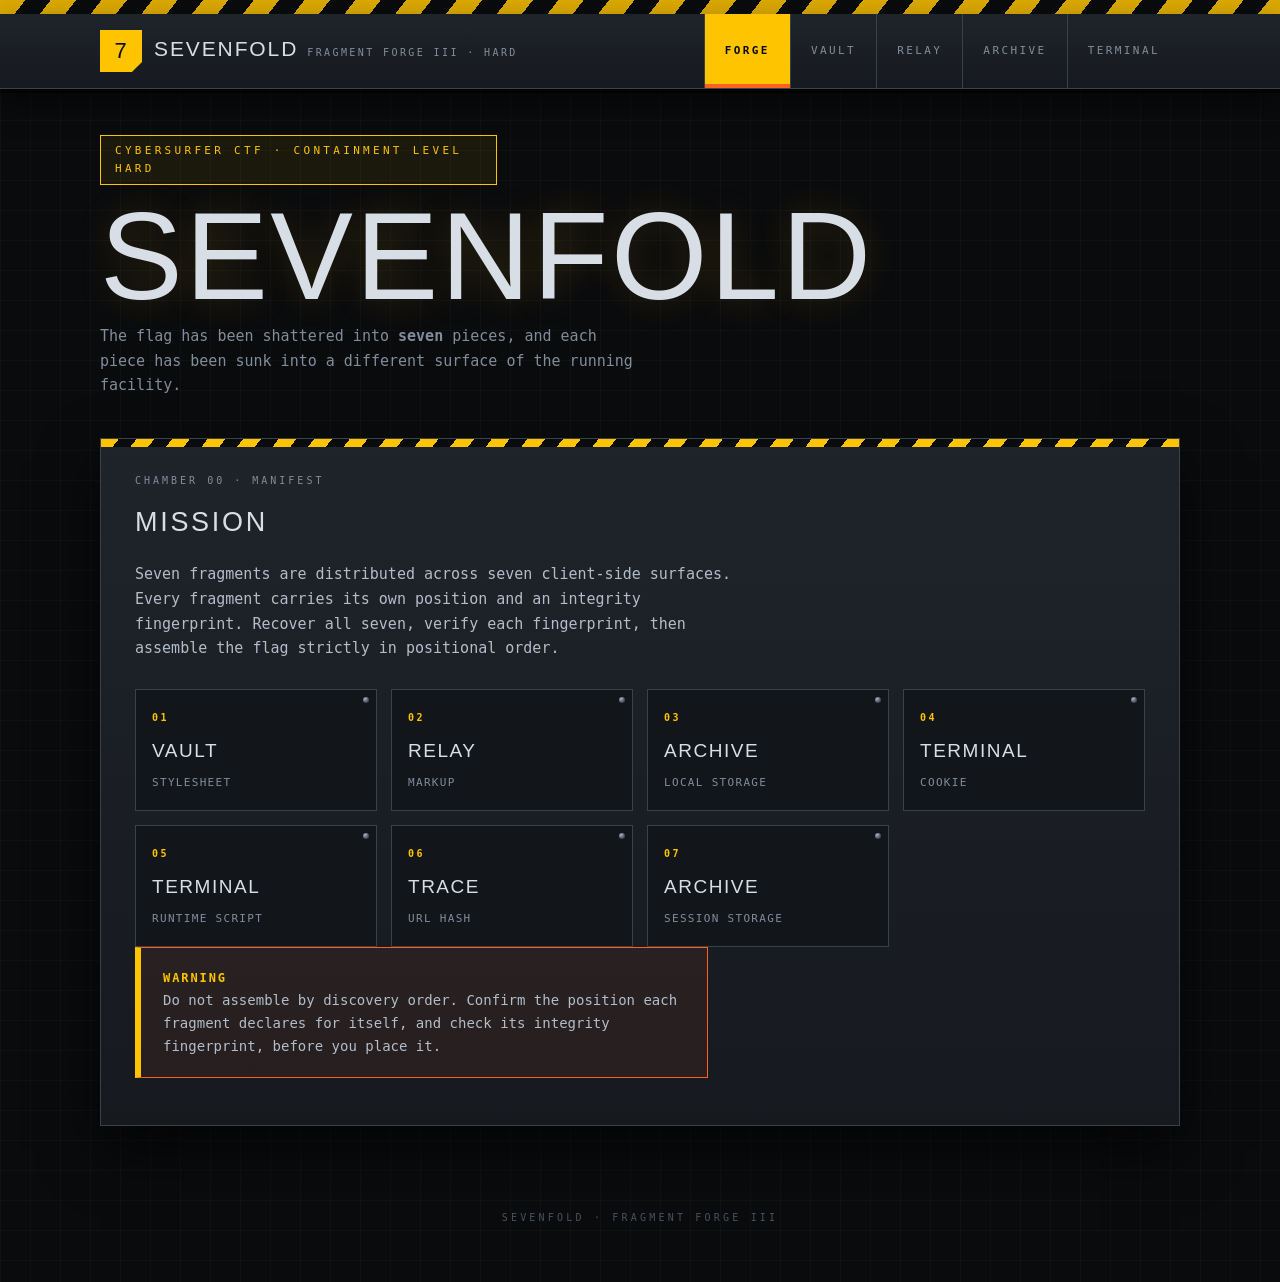
<file: index.html>
<!DOCTYPE html>
<html lang="en">
<head>
<meta charset="UTF-8">
<meta name="viewport" content="width=device-width,initial-scale=1">
<title>FRAGMENT FORGE III // SEVENFOLD</title>
<meta name="description" content="Fragment Forge III. Seven ordered fragments across seven client-side surfaces.">
<link rel="stylesheet" href="assets/forge.css">
</head>
<body>
<div class="tape" aria-hidden="true"></div>

<header class="deck">
  <div class="deck-inner">
    <div class="unit">
      <span class="unit-badge" aria-hidden="true">7</span>
      <span>
        <span class="unit-name">Sevenfold</span>
        <span class="unit-sub">Fragment Forge III &middot; Hard</span>
      </span>
    </div>
    <nav class="tabs" aria-label="Facility sections">
      <a class="on" href="index.html">Forge</a>
      <a href="vault.html">Vault</a>
      <a href="relay.html">Relay</a>
      <a href="archive.html">Archive</a>
      <a href="terminal.html">Terminal</a>
    </nav>
  </div>
</header>

<main>
  <section class="hero">
    <p class="siren">Cybersurfer CTF &middot; Containment Level Hard</p>
    <h1>Sevenfold</h1>
    <p>The flag has been shattered into <b>seven</b> pieces, and each piece has been sunk into a different surface of the running facility.</p>
  </section>

  <section class="chamber">
    <span class="stencil-label">Chamber 00 &middot; Manifest</span>
    <h2>Mission</h2>
    <p>
      Seven fragments are distributed across seven client-side surfaces. Every
      fragment carries its own position and an integrity fingerprint. Recover
      all seven, verify each fingerprint, then assemble the flag strictly in
      positional order.
    </p>

    <ul class="rivets">
      <li><b>01</b><h4>Vault</h4><span>Stylesheet</span></li>
      <li><b>02</b><h4>Relay</h4><span>Markup</span></li>
      <li><b>03</b><h4>Archive</h4><span>Local storage</span></li>
      <li><b>04</b><h4>Terminal</h4><span>Cookie</span></li>
      <li><b>05</b><h4>Terminal</h4><span>Runtime script</span></li>
      <li><b>06</b><h4>Trace</h4><span>URL hash</span></li>
      <li><b>07</b><h4>Archive</h4><span>Session storage</span></li>
    </ul>

    <p class="caution">
      <b>Warning</b><br>
      Do not assemble by discovery order. Confirm the position each fragment
      declares for itself, and check its integrity fingerprint, before you
      place it.
    </p>
  </section>
</main>

<footer>Sevenfold &middot; Fragment Forge III</footer>
</body>
</html>
</file>
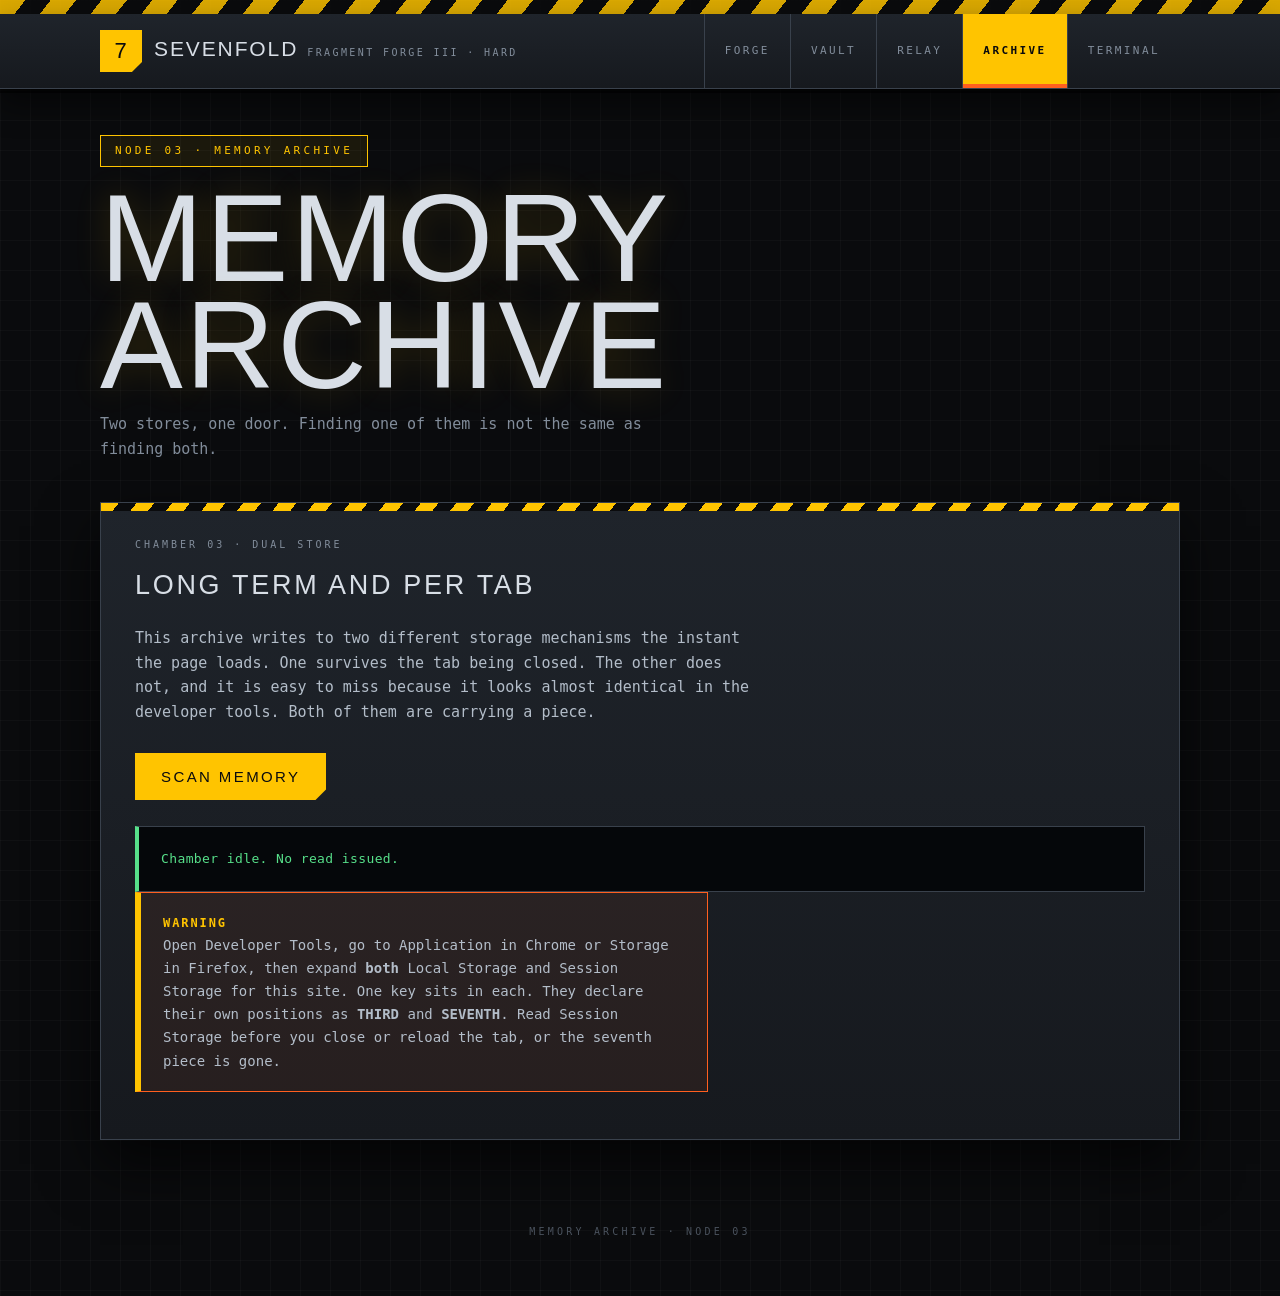
<file: archive.html>
<!DOCTYPE html>
<html lang="en">
<head>
<meta charset="UTF-8">
<meta name="viewport" content="width=device-width,initial-scale=1">
<title>Sevenfold // Memory Archive</title>
<meta name="description" content="Fragment Forge III, Node 03. Long term and per tab storage.">
<link rel="stylesheet" href="assets/forge.css">
</head>
<body>
<div class="tape" aria-hidden="true"></div>

<header class="deck">
  <div class="deck-inner">
    <div class="unit">
      <span class="unit-badge" aria-hidden="true">7</span>
      <span>
        <span class="unit-name">Sevenfold</span>
        <span class="unit-sub">Fragment Forge III &middot; Hard</span>
      </span>
    </div>
    <nav class="tabs" aria-label="Facility sections">
      <a href="index.html">Forge</a>
      <a href="vault.html">Vault</a>
      <a href="relay.html">Relay</a>
      <a class="on" href="archive.html">Archive</a>
      <a href="terminal.html">Terminal</a>
    </nav>
  </div>
</header>

<main>
  <section class="hero">
    <p class="siren">Node 03 &middot; Memory Archive</p>
    <h1>Memory Archive</h1>
    <p>Two stores, one door. Finding one of them is not the same as finding both.</p>
  </section>

  <section class="chamber">
    <span class="stencil-label">Chamber 03 &middot; Dual store</span>
    <h2>Long Term And Per Tab</h2>
    <p>
      This archive writes to two different storage mechanisms the instant the
      page loads. One survives the tab being closed. The other does not, and it
      is easy to miss because it looks almost identical in the developer
      tools. Both of them are carrying a piece.
    </p>

    <div class="deploy">
      <button class="btn" type="button" data-action="scan">Scan Memory</button>
    </div>

    <div class="slab" id="out">Chamber idle. No read issued.</div>

    <p class="caution">
      <b>Warning</b><br>
      Open Developer Tools, go to Application in Chrome or Storage in Firefox,
      then expand <strong>both</strong> Local Storage and Session Storage for
      this site. One key sits in each. They declare their own positions as
      <strong>THIRD</strong> and <strong>SEVENTH</strong>. Read Session Storage
      before you close or reload the tab, or the seventh piece is gone.
    </p>
  </section>
</main>

<footer>Memory Archive &middot; Node 03</footer>

<script src="assets/archive.js"></script>
</body>
</html>
</file>
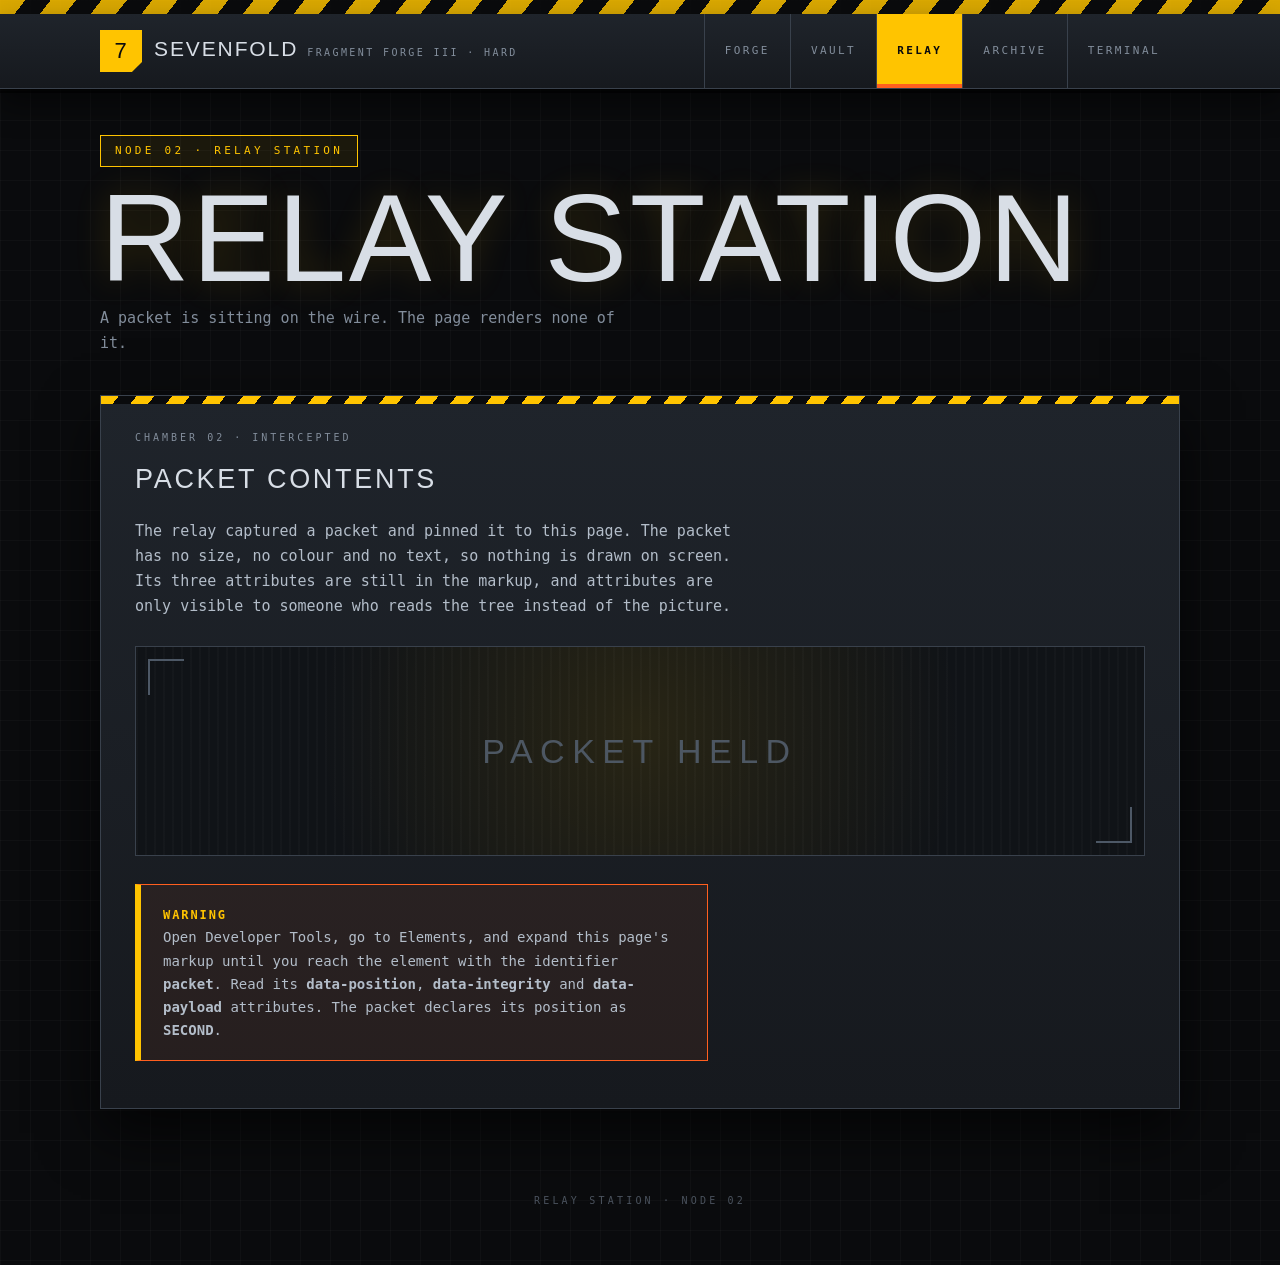
<file: relay.html>
<!DOCTYPE html>
<html lang="en">
<head>
<meta charset="UTF-8">
<meta name="viewport" content="width=device-width,initial-scale=1">
<title>Sevenfold // Relay Station</title>
<meta name="description" content="Fragment Forge III, Node 02. The relay packet.">
<link rel="stylesheet" href="assets/forge.css">
</head>
<body>
<div class="tape" aria-hidden="true"></div>

<header class="deck">
  <div class="deck-inner">
    <div class="unit">
      <span class="unit-badge" aria-hidden="true">7</span>
      <span>
        <span class="unit-name">Sevenfold</span>
        <span class="unit-sub">Fragment Forge III &middot; Hard</span>
      </span>
    </div>
    <nav class="tabs" aria-label="Facility sections">
      <a href="index.html">Forge</a>
      <a href="vault.html">Vault</a>
      <a class="on" href="relay.html">Relay</a>
      <a href="archive.html">Archive</a>
      <a href="terminal.html">Terminal</a>
    </nav>
  </div>
</header>

<main>
  <section class="hero">
    <p class="siren">Node 02 &middot; Relay Station</p>
    <h1>Relay Station</h1>
    <p>A packet is sitting on the wire. The page renders none of it.</p>
  </section>

  <section class="chamber">
    <span class="stencil-label">Chamber 02 &middot; Intercepted</span>
    <h2>Packet Contents</h2>
    <p>
      The relay captured a packet and pinned it to this page. The packet has no
      size, no colour and no text, so nothing is drawn on screen. Its three
      attributes are still in the markup, and attributes are only visible to
      someone who reads the tree instead of the picture.
    </p>

    <div class="crate"><em>Packet Held</em></div>

    <div id="packet"
         data-position="SECOND"
         data-integrity="fe68e67635"
         data-payload="aDRyZF9tMGQzXw=="></div>

    <p class="caution">
      <b>Warning</b><br>
      Open Developer Tools, go to Elements, and expand this page's markup until
      you reach the element with the identifier <strong>packet</strong>. Read
      its <strong>data-position</strong>, <strong>data-integrity</strong> and
      <strong>data-payload</strong> attributes. The packet declares its
      position as <strong>SECOND</strong>.
    </p>
  </section>
</main>

<footer>Relay Station &middot; Node 02</footer>

<script src="assets/vault.js"></script>
</body>
</html>
</file>
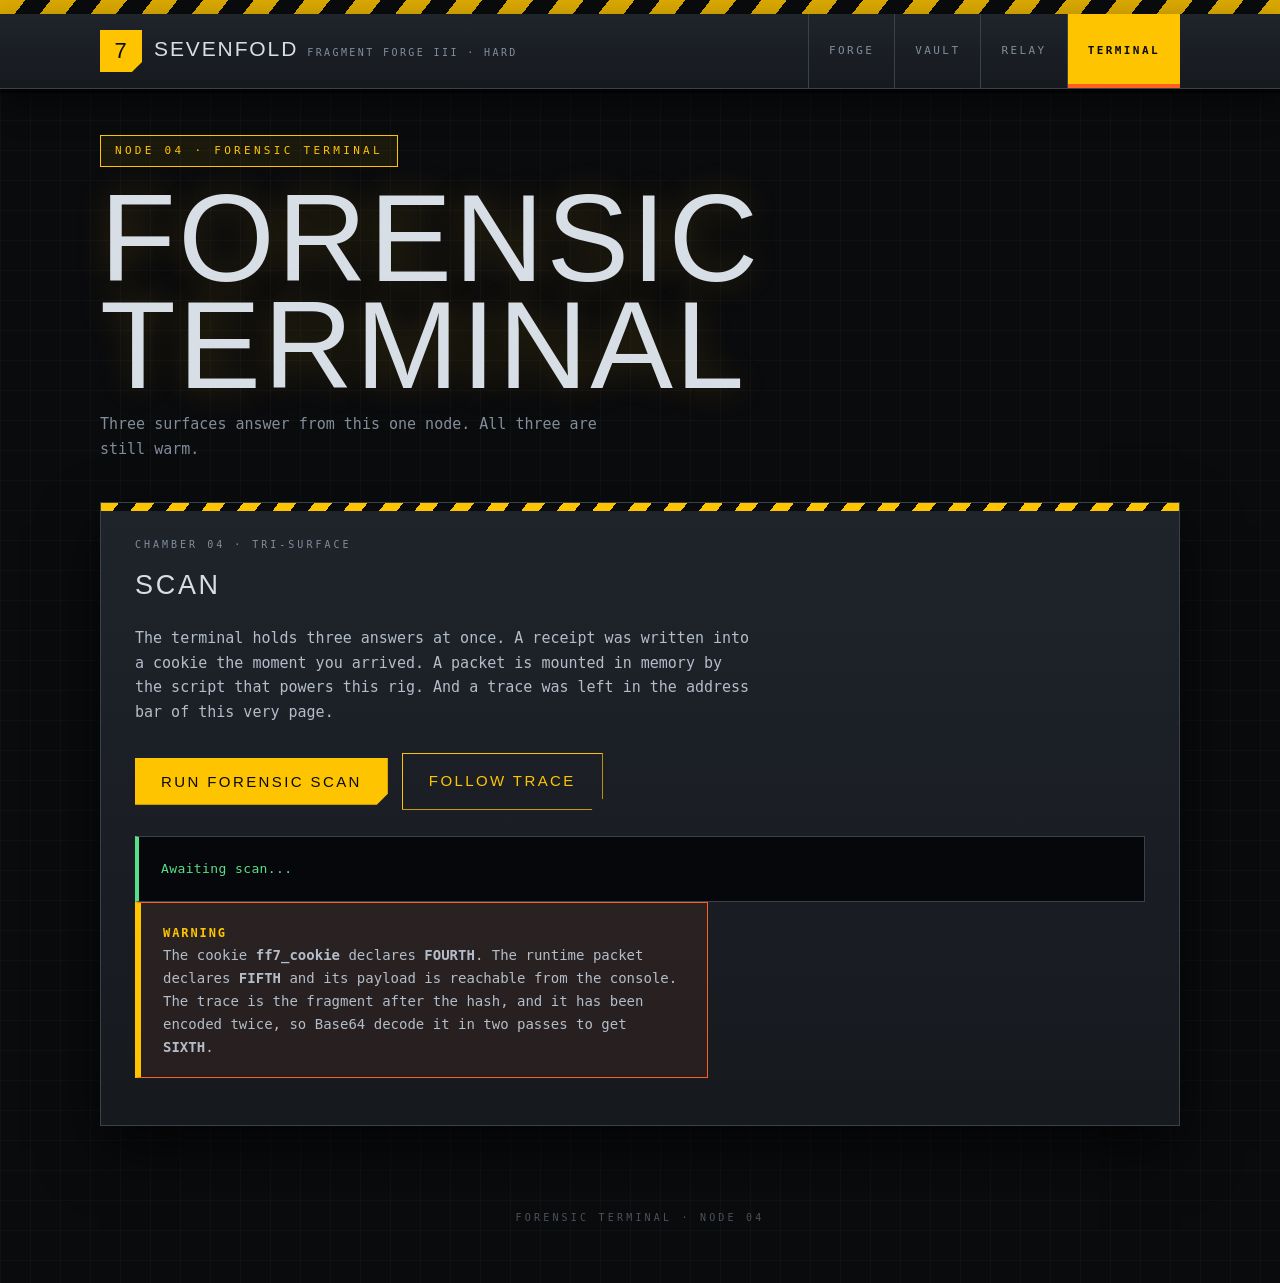
<file: terminal.html>
<!DOCTYPE html>
<html lang="en">
<head>
<meta charset="UTF-8">
<meta name="viewport" content="width=device-width,initial-scale=1">
<title>Sevenfold // Forensic Terminal</title>
<meta name="description" content="Fragment Forge III, Node 04. Cookie, runtime packet and URL trace.">
<link rel="stylesheet" href="assets/forge.css">
</head>
<body>
<div class="tape" aria-hidden="true"></div>

<header class="deck">
  <div class="deck-inner">
    <div class="unit">
      <span class="unit-badge" aria-hidden="true">7</span>
      <span>
        <span class="unit-name">Sevenfold</span>
        <span class="unit-sub">Fragment Forge III &middot; Hard</span>
      </span>
    </div>
    <nav class="tabs" aria-label="Facility sections">
      <a href="index.html">Forge</a>
      <a href="vault.html">Vault</a>
      <a href="relay.html">Relay</a>
      <a class="on" href="terminal.html">Terminal</a>
    </nav>
  </div>
</header>

<main>
  <section class="hero">
    <p class="siren">Node 04 &middot; Forensic Terminal</p>
    <h1>Forensic Terminal</h1>
    <p>Three surfaces answer from this one node. All three are still warm.</p>
  </section>

  <section class="chamber">
    <span class="stencil-label">Chamber 04 &middot; Tri-surface</span>
    <h2>Scan</h2>
    <p>
      The terminal holds three answers at once. A receipt was written into a
      cookie the moment you arrived. A packet is mounted in memory by the
      script that powers this rig. And a trace was left in the address bar of
      this very page.
    </p>

    <div class="deploy">
      <button class="btn" type="button" data-action="scan">Run Forensic Scan</button>
      <a class="btn ghost" href="terminal.html#WmpCeU0yNXpNV05m">Follow Trace</a>
    </div>

    <div class="slab" id="out">Awaiting scan...</div>

    <p class="caution">
      <b>Warning</b><br>
      The cookie <strong>ff7_cookie</strong> declares <strong>FOURTH</strong>.
      The runtime packet declares <strong>FIFTH</strong> and its payload is
      reachable from the console. The trace is the fragment after the hash, and
      it has been encoded twice, so Base64 decode it in two passes to get
      <strong>SIXTH</strong>.
    </p>
  </section>
</main>

<footer>Forensic Terminal &middot; Node 04</footer>

<script src="assets/runtime.js"></script>
<script src="assets/terminal.js"></script>
</body>
</html>
</file>
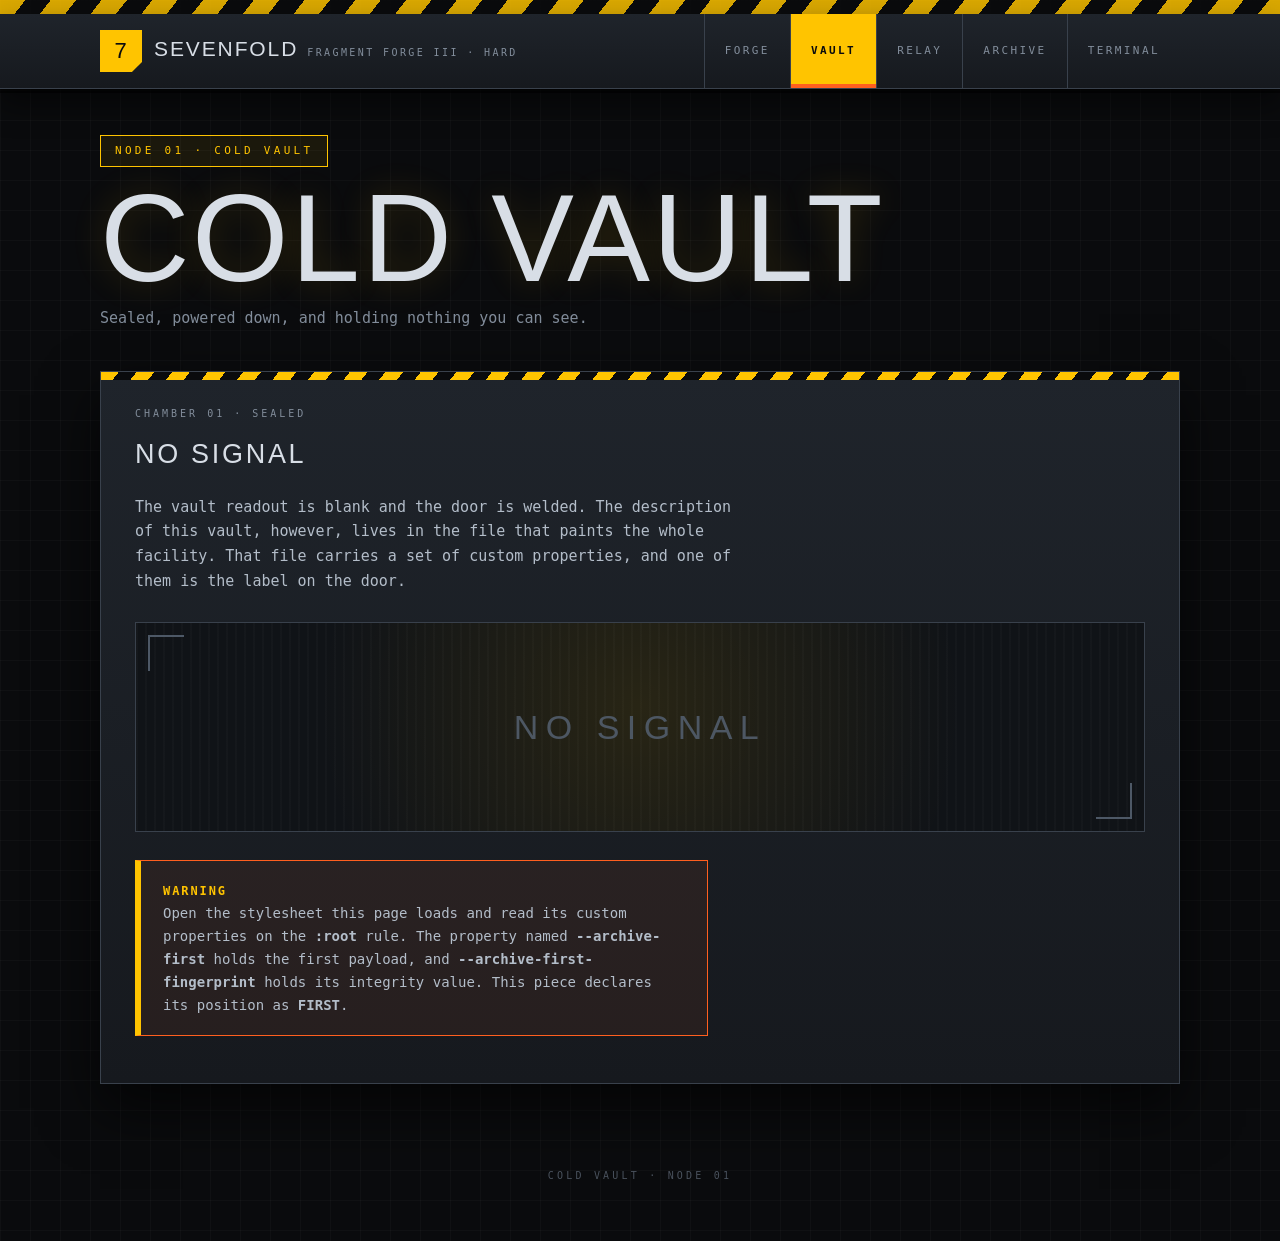
<file: vault.html>
<!DOCTYPE html>
<html lang="en">
<head>
<meta charset="UTF-8">
<meta name="viewport" content="width=device-width,initial-scale=1">
<title>Sevenfold // Cold Vault</title>
<meta name="description" content="Fragment Forge III, Node 01. The cold vault.">
<link rel="stylesheet" href="assets/forge.css">
</head>
<body>
<div class="tape" aria-hidden="true"></div>

<header class="deck">
  <div class="deck-inner">
    <div class="unit">
      <span class="unit-badge" aria-hidden="true">7</span>
      <span>
        <span class="unit-name">Sevenfold</span>
        <span class="unit-sub">Fragment Forge III &middot; Hard</span>
      </span>
    </div>
    <nav class="tabs" aria-label="Facility sections">
      <a href="index.html">Forge</a>
      <a class="on" href="vault.html">Vault</a>
      <a href="relay.html">Relay</a>
      <a href="archive.html">Archive</a>
      <a href="terminal.html">Terminal</a>
    </nav>
  </div>
</header>

<main>
  <section class="hero">
    <p class="siren">Node 01 &middot; Cold Vault</p>
    <h1>Cold Vault</h1>
    <p>Sealed, powered down, and holding nothing you can see.</p>
  </section>

  <section class="chamber">
    <span class="stencil-label">Chamber 01 &middot; Sealed</span>
    <h2>No Signal</h2>
    <p>
      The vault readout is blank and the door is welded. The description of
      this vault, however, lives in the file that paints the whole facility.
      That file carries a set of custom properties, and one of them is the
      label on the door.
    </p>

    <div class="crate"><em>No Signal</em></div>

    <p class="caution">
      <b>Warning</b><br>
      Open the stylesheet this page loads and read its custom properties on
      the <strong>:root</strong> rule. The property named
      <strong>--archive-first</strong> holds the first payload, and
      <strong>--archive-first-fingerprint</strong> holds its integrity value.
      This piece declares its position as <strong>FIRST</strong>.
    </p>
  </section>
</main>

<footer>Cold Vault &middot; Node 01</footer>

<script src="assets/vault.js"></script>
</body>
</html>
</file>
<file: assets/forge.css>
:root{
  --void:#0a0b0d;
  --steel:#16191e;
  --steel-2:#1f242b;
  --edge:#39414c;
  --edge-hot:#4d5866;
  --text:#d8dee6;
  --dim:#828d9b;
  --hazard:#ffc400;
  --rust:#ff5f1f;
  --ok:#57e08a;
  --alarm:#ff3b30;
  --stencil:Impact,Haettenschweiler,"Franklin Gothic Bold","Arial Narrow",sans-serif;
  --mono:Consolas,"SFMono-Regular",Menlo,"DejaVu Sans Mono",monospace;
  --archive-first:"Y3liZXJzdXJmZXJDVEZ7";
  --archive-first-fingerprint:"7b9e487ac2";
}
*{box-sizing:border-box}
html,body{margin:0;padding:0}
body{
  min-height:100vh;
  background:var(--void);
  color:var(--text);
  font-family:var(--mono);
  font-size:15px;
  line-height:1.65;
  background-image:
    linear-gradient(rgba(255,255,255,.022) 1px,transparent 1px),
    linear-gradient(90deg,rgba(255,255,255,.022) 1px,transparent 1px);
  background-size:30px 30px;
}
.tape{
  height:14px;
  background:repeating-linear-gradient(128deg,var(--hazard) 0 20px,var(--void) 20px 40px);
  opacity:.85;
}
.deck{
  border-bottom:1px solid var(--edge);
  background:linear-gradient(180deg,var(--steel-2),var(--steel));
  box-shadow:0 4px 0 rgba(0,0,0,.6),0 14px 30px rgba(0,0,0,.5);
  position:sticky;
  top:0;
  z-index:40;
}
.deck-inner{
  max-width:1120px;
  margin:0 auto;
  padding:0 20px;
  display:flex;
  flex-wrap:wrap;
  align-items:stretch;
  justify-content:space-between;
}
.unit{
  display:flex;
  align-items:center;
  gap:12px;
  padding:16px 0;
}
.unit-badge{
  width:42px;height:42px;
  display:grid;
  place-items:center;
  background:var(--hazard);
  color:var(--void);
  font-family:var(--stencil);
  font-size:22px;
  letter-spacing:.04em;
  clip-path:polygon(0 0,100% 0,100% 76%,76% 100%,0 100%);
}
.unit-name{font-family:var(--stencil);font-size:21px;letter-spacing:.09em;text-transform:uppercase;line-height:1.05}
.unit-sub{font-size:10px;letter-spacing:.24em;color:var(--dim);text-transform:uppercase}
.tabs{display:flex;flex-wrap:wrap;align-items:stretch}
.tabs a{
  display:flex;
  align-items:center;
  padding:0 20px;
  font-size:11px;
  letter-spacing:.22em;
  text-transform:uppercase;
  text-decoration:none;
  color:var(--dim);
  border-left:1px solid var(--edge);
  transition:background .16s ease,color .16s ease,box-shadow .16s ease;
}
.tabs a:hover{color:var(--hazard);background:rgba(255,196,0,.08)}
.tabs a.on{
  color:var(--void);
  background:var(--hazard);
  font-weight:700;
  box-shadow:inset 0 -4px 0 var(--rust);
}
main{max-width:1120px;margin:0 auto;padding:46px 20px 26px}
.hero{margin:0 0 40px;position:relative}
.hero .siren{
  display:inline-block;
  font-size:11px;
  letter-spacing:.3em;
  text-transform:uppercase;
  color:var(--hazard);
  border:1px solid var(--hazard);
  padding:6px 14px;
  margin:0 0 18px;
  background:rgba(255,196,0,.07);
}
.hero h1{
  font-family:var(--stencil);
  font-weight:400;
  font-size:clamp(52px,11vw,124px);
  line-height:.86;
  letter-spacing:.02em;
  text-transform:uppercase;
  margin:0 0 14px;
  color:var(--text);
  text-shadow:0 0 34px rgba(255,196,0,.18);
}
.hero p{margin:0;max-width:60ch;color:var(--dim)}
.chamber{
  position:relative;
  background:linear-gradient(180deg,var(--steel-2),var(--steel));
  border:1px solid var(--edge);
  margin:0 0 28px;
  padding:34px 34px 32px;
  box-shadow:0 24px 54px rgba(0,0,0,.66),inset 0 1px 0 rgba(255,255,255,.05);
}
.chamber::before{
  content:"";
  position:absolute;
  left:0;right:0;top:0;
  height:8px;
  background:repeating-linear-gradient(128deg,var(--hazard) 0 14px,var(--void) 14px 28px);
}
.chamber h2{
  font-family:var(--stencil);
  font-weight:400;
  font-size:27px;
  letter-spacing:.1em;
  text-transform:uppercase;
  margin:6px 0 18px;
  color:var(--text);
}
.chamber h3{font-family:var(--stencil);font-weight:400;font-size:20px;letter-spacing:.09em;text-transform:uppercase;margin:0 0 12px}
.chamber p{margin:0 0 15px;max-width:68ch;color:#b3bdc9}
.stencil-label{
  font-size:10px;
  letter-spacing:.3em;
  text-transform:uppercase;
  color:var(--dim);
  margin:0 0 10px;
  display:block;
}
.rivets{
  margin:28px 0 0;
  padding:0;
  list-style:none;
  display:grid;
  grid-template-columns:repeat(4,1fr);
  gap:14px;
}
.rivets li{
  position:relative;
  border:1px solid var(--edge);
  background:#12151a;
  padding:20px 16px 18px;
  transition:transform .18s ease,border-color .18s ease,box-shadow .18s ease;
}
.rivets li::after{
  content:"";
  position:absolute;
  top:7px;right:7px;
  width:6px;height:6px;
  border-radius:50%;
  background:radial-gradient(circle at 34% 30%,#aab4c1,#39414c 72%);
}
.rivets li:hover{transform:translateY(-4px);border-color:var(--hazard);box-shadow:0 14px 30px rgba(0,0,0,.55)}
.rivets b{
  display:block;
  font-size:10px;
  letter-spacing:.26em;
  color:var(--hazard);
  margin-bottom:8px;
}
.rivets h4{
  font-family:var(--stencil);
  font-weight:400;
  font-size:19px;
  letter-spacing:.08em;
  text-transform:uppercase;
  margin:0 0 8px;
}
.rivets span{font-size:11px;letter-spacing:.12em;color:var(--dim);text-transform:uppercase;display:block}
.caution{
  margin:30px 0 0;
  padding:18px 22px;
  border:1px solid var(--rust);
  border-left:6px solid var(--hazard);
  background:rgba(255,95,31,.07);
  color:#e0d3c6;
  font-size:14px;
}
.caution b{color:var(--hazard);letter-spacing:.16em;text-transform:uppercase;font-size:12px}
.crate{
  display:grid;
  place-items:center;
  height:210px;
  border:1px solid var(--edge);
  margin:28px 0;
  background:
    radial-gradient(circle at 50% 40%,rgba(255,196,0,.1),transparent 62%),
    repeating-linear-gradient(90deg,rgba(255,255,255,.02) 0 2px,transparent 2px 9px),
    #101317;
  color:#4d5763;
  font-family:var(--stencil);
  font-size:34px;
  letter-spacing:.22em;
  text-transform:uppercase;
  position:relative;
  overflow:hidden;
}
.crate::before,.crate::after{
  content:"";
  position:absolute;
  width:34px;height:34px;
  border:2px solid var(--edge-hot);
}
.crate::before{top:12px;left:12px;border-right:0;border-bottom:0}
.crate::after{bottom:12px;right:12px;border-left:0;border-top:0}
.crate em{
  font-style:normal;
  animation:flicker 3.4s steps(1) infinite;
}
@keyframes flicker{0%,92%,100%{opacity:.5}94%{opacity:.18}96%{opacity:.72}}
.slab{
  font-family:var(--mono);
  font-size:13px;
  letter-spacing:.03em;
  color:var(--ok);
  background:#05070a;
  border:1px solid var(--edge);
  border-left:4px solid var(--ok);
  padding:20px 22px;
  margin:26px 0 0;
  min-height:58px;
  word-break:break-word;
  line-height:1.85;
}
.deploy{
  display:flex;
  flex-wrap:wrap;
  gap:14px;
  align-items:center;
  margin:28px 0 0;
}
.btn{
  font-family:var(--stencil);
  font-size:15px;
  letter-spacing:.16em;
  text-transform:uppercase;
  color:var(--void);
  background:var(--hazard);
  border:0;
  padding:15px 26px;
  cursor:pointer;
  clip-path:polygon(0 0,100% 0,100% calc(100% - 11px),calc(100% - 11px) 100%,0 100%);
  transition:transform .14s ease,filter .14s ease;
}
.btn:hover{transform:translateY(-2px);filter:brightness(1.1)}
.btn:active{transform:translateY(2px)}
.btn.ghost{
  background:transparent;
  color:var(--hazard);
  border:1px solid var(--hazard);
  text-decoration:none;
  display:inline-flex;
  align-items:center;
}
.btn.ghost:hover{background:rgba(255,196,0,.12)}
footer{
  text-align:center;
  padding:30px 20px 56px;
  font-size:10px;
  letter-spacing:.32em;
  text-transform:uppercase;
  color:#4a525d;
}
@media(max-width:900px){
  .rivets{grid-template-columns:repeat(2,1fr)}
}
@media(max-width:640px){
  .rivets{grid-template-columns:1fr}
  main{padding:32px 16px 20px}
  .chamber{padding:28px 20px 26px}
  .hero h1{font-size:56px}
  .tabs a{padding:12px 14px}
}
</file>
